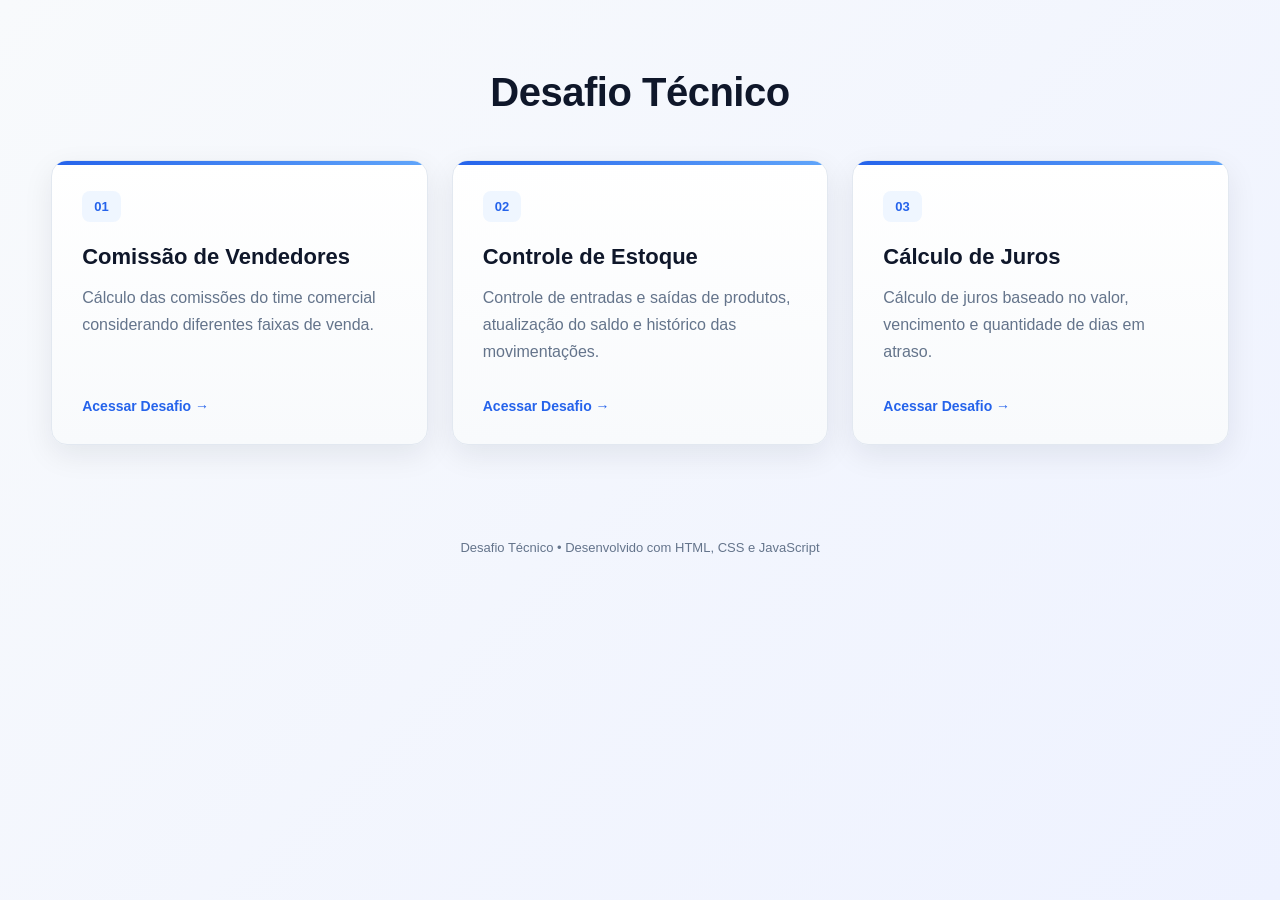
<file: index.html>
<!DOCTYPE html>
<html lang="pt-BR">

<head>
    <meta charset="UTF-8">
    <meta name="viewport" content="width=device-width, initial-scale=1.0">

    <title>Desafio Técnico</title>

    <link rel="stylesheet" href="style.css">
</head>

<body>

    <main class="container">

        <header class="home-header">
            <h1>Desafio Técnico</h1>
        </header>

        <section class="cards">

            <a href="comissoes.html" class="card-link">

                <article class="menu-card">

                    <div class="card-numero">
                        01
                    </div>

                    <h2>
                        Comissão de Vendedores
                    </h2>

                    <p>
                        Cálculo das comissões do time comercial
                        considerando diferentes faixas de venda.
                    </p>

                    <span class="card-acao">
                        Acessar Desafio →
                    </span>

                </article>

            </a>


            <a href="estoque.html" class="card-link">

                <article class="menu-card">

                    <div class="card-numero">
                        02
                    </div>

                    <h2>
                        Controle de Estoque
                    </h2>

                    <p>
                        Controle de entradas e saídas de produtos,
                        atualização do saldo e histórico das movimentações.
                    </p>

                    <span class="card-acao">
                        Acessar Desafio →
                    </span>

                </article>

            </a>


            <a href="juros.html" class="card-link">

                <article class="menu-card">

                    <div class="card-numero">
                        03
                    </div>

                    <h2>
                        Cálculo de Juros
                    </h2>

                    <p>
                        Cálculo de juros baseado no valor,
                        vencimento e quantidade de dias em atraso.
                    </p>

                    <span class="card-acao">
                        Acessar Desafio →
                    </span>

                </article>

            </a>

        </section>

    </main>
    <footer class="footer">
        Desafio Técnico • Desenvolvido com HTML, CSS e JavaScript
    </footer>
</body>

</html>
</file>
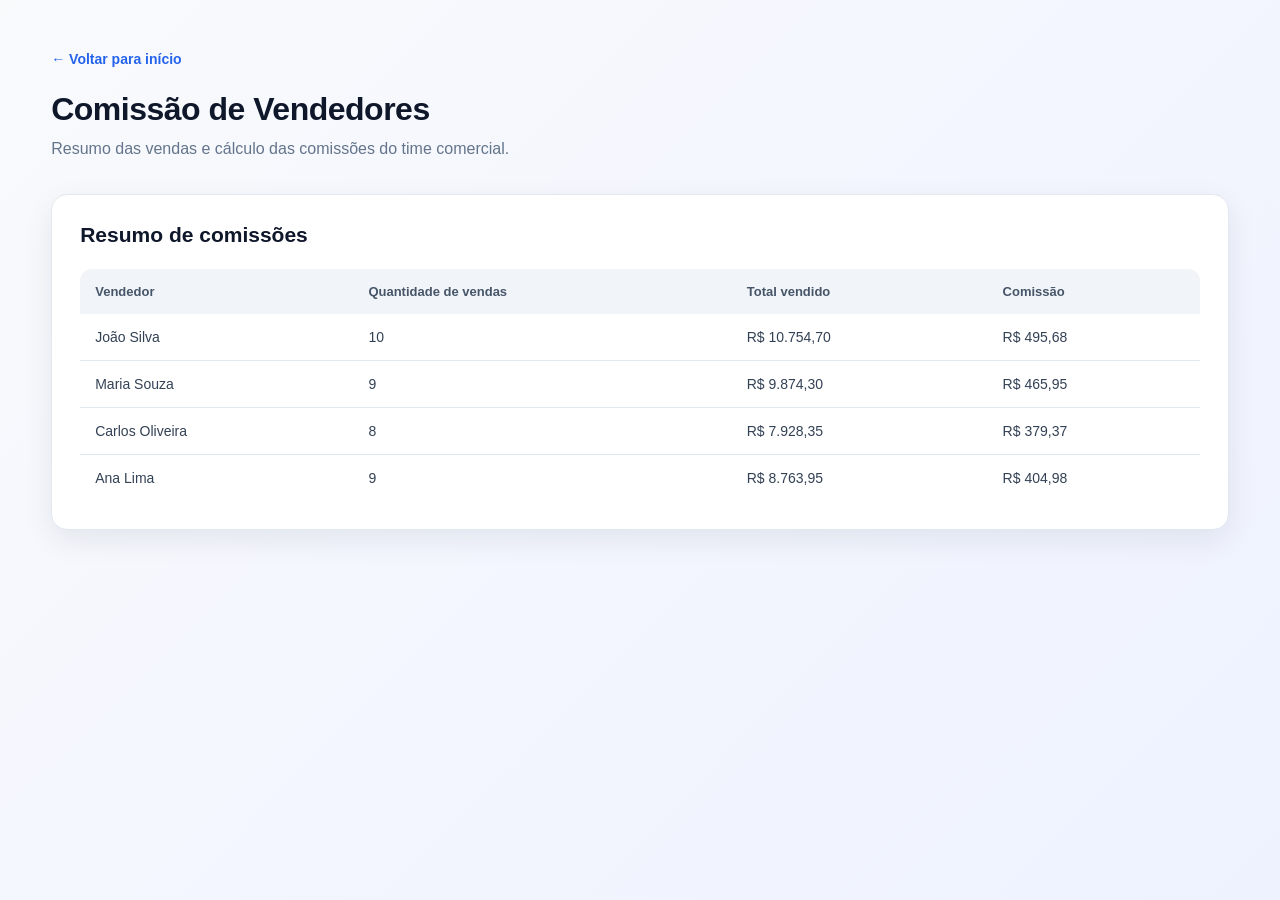
<file: comissoes.html>
<!DOCTYPE html>
<html lang="pt-BR">

<head>
    <meta charset="UTF-8">
    <meta name="viewport" content="width=device-width, initial-scale=1.0">

    <title>Comissão de Vendedores</title>

    <link rel="stylesheet" href="style.css">
</head>

<body>


    <main class="container">

        <a href="index.html" class="voltar">
            ← Voltar para início
        </a>

        <header>

            <h1>
                Comissão de Vendedores
            </h1>

            <p>
                Resumo das vendas e cálculo das comissões
                do time comercial.
            </p>

        </header>

        <section class="card">

            <h2>
                Resumo de comissões
            </h2>

            <div class="tabela-container">

                <table>
                    <thead>
                        <tr>
                            <th>Vendedor</th>
                            <th>Quantidade de vendas</th>
                            <th>Total vendido</th>
                            <th>Comissão</th>
                        </tr>
                    </thead>

                    <tbody id="resultado">
                    </tbody>
                </table>

            </div>

        </section>

        <script src="script.js"></script>

</body>

</html>
</file>
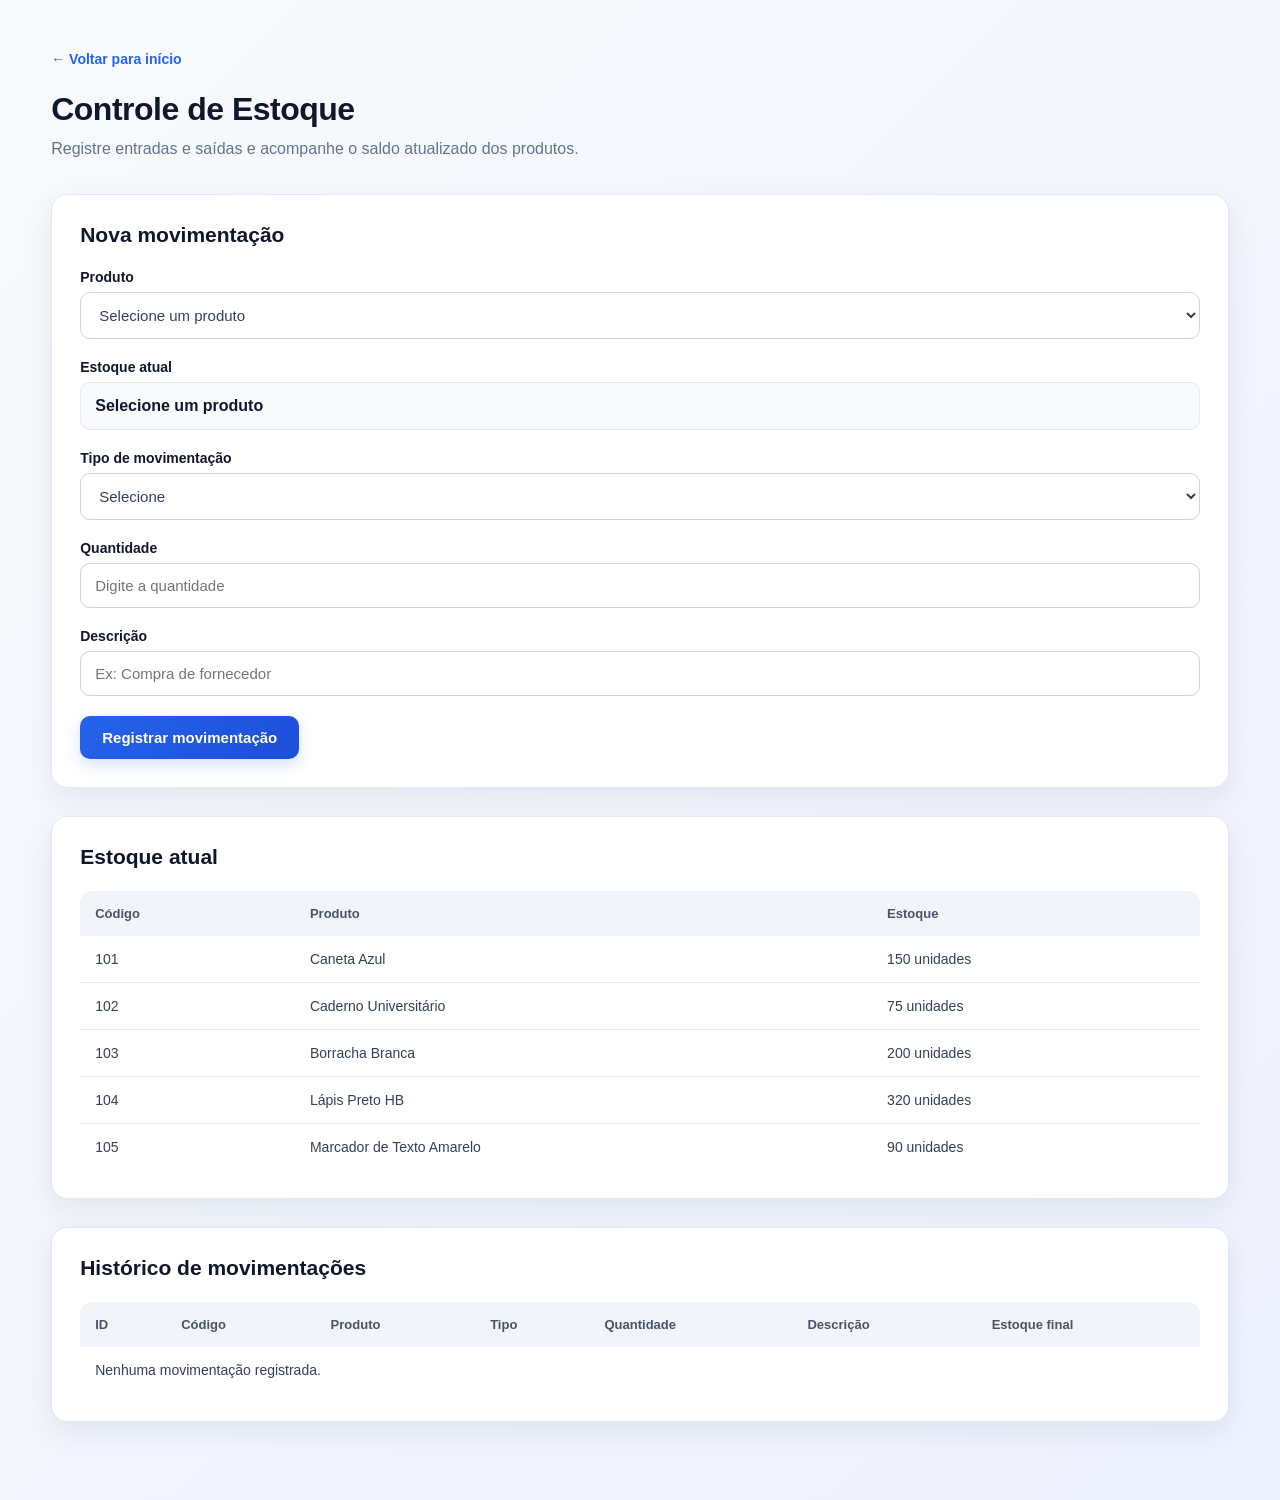
<file: estoque.html>
<!DOCTYPE html>
<html lang="pt-BR">

<head>
    <meta charset="UTF-8">
    <meta name="viewport" content="width=device-width, initial-scale=1.0">

    <title>Controle de Estoque</title>

    <link rel="stylesheet" href="style.css">
</head>

<body>

    <main class="container">

        <a href="index.html" class="voltar">
            ← Voltar para início
        </a>

        <header>
            <h1>Controle de Estoque</h1>

            <p>
                Registre entradas e saídas e acompanhe
                o saldo atualizado dos produtos.
            </p>
        </header>

        <section class="card">

            <h2>Nova movimentação</h2>

            <form id="formMovimentacao" autocomplete="off">

                <div class="campo">
                    <label for="produto">Produto</label>

                    <select id="produto" required>
                        <option value="">Selecione um produto</option>
                    </select>
                </div>

                <div class="campo">
                    <label>Estoque atual</label>

                    <div id="estoqueAtual" class="estoque-atual">
                        Selecione um produto
                    </div>
                </div>

                <div class="campo">
                    <label for="tipo">Tipo de movimentação</label>

                    <select id="tipo" required>
                        <option value="">Selecione</option>
                        <option value="entrada">Entrada</option>
                        <option value="saida">Saída</option>
                    </select>
                </div>

                <div class="campo">
                    <label for="quantidade">Quantidade</label>

                    <input
                        type="number"
                        id="quantidade"
                        min="1"
                        step="1"
                        placeholder="Digite a quantidade"
                        required
                    >
                </div>

                <div class="campo">
                    <label for="descricao">Descrição</label>

                    <input
                        type="text"
                        id="descricao"
                        placeholder="Ex: Compra de fornecedor"
                        required
                    >
                </div>

                <button type="submit">
                    Registrar movimentação
                </button>

            </form>

            <!-- Mensagens de sucesso ou erro -->
            <div id="mensagem"></div>

        </section>


        <section class="card">

            <h2>Estoque atual</h2>

            <div class="tabela-container">

                <table>
                    <thead>
                        <tr>
                            <th>Código</th>
                            <th>Produto</th>
                            <th>Estoque</th>
                        </tr>
                    </thead>

                    <tbody id="tabelaEstoque"></tbody>
                </table>

            </div>

        </section>


        <section class="card">

            <h2>Histórico de movimentações</h2>

            <div class="tabela-container">

                <table>
                    <thead>
                        <tr>
                            <th>ID</th>
                            <th>Código</th>
                            <th>Produto</th>
                            <th>Tipo</th>
                            <th>Quantidade</th>
                            <th>Descrição</th>
                            <th>Estoque final</th>
                        </tr>
                    </thead>

                    <tbody id="historicoMovimentacoes"></tbody>
                </table>

            </div>

        </section>

    </main>

    <script src="estoque.js"></script>

</body>

</html>
</file>
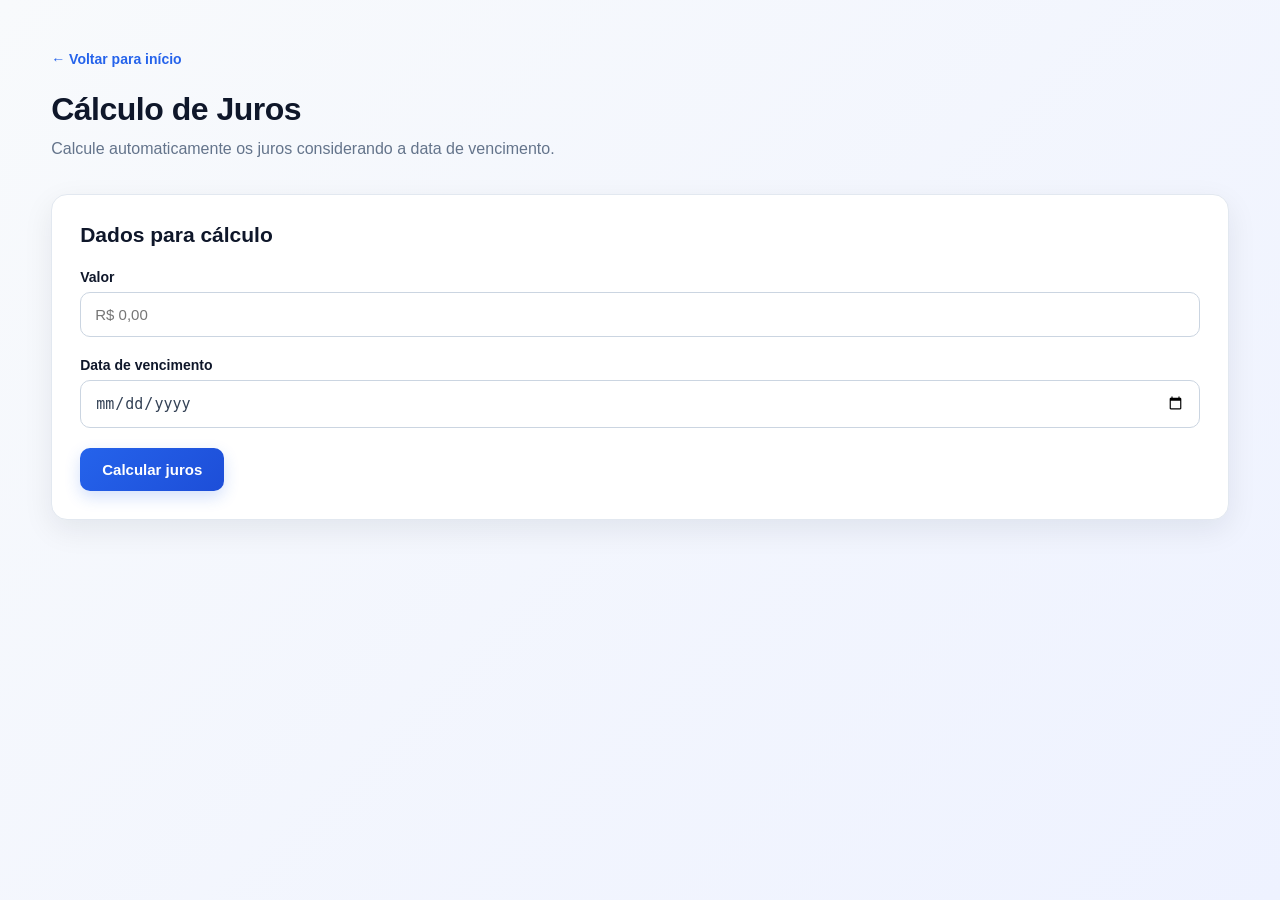
<file: juros.html>
<!DOCTYPE html>
<html lang="pt-BR">

<head>
    <meta charset="UTF-8">
    <meta name="viewport" content="width=device-width, initial-scale=1.0">

    <title>Cálculo de Juros</title>

    <link rel="stylesheet" href="style.css">
</head>

<body>


    <main class="container">

        <a href="index.html" class="voltar">
            ← Voltar para início
        </a>

        <header>

            <h1>
                Cálculo de Juros
            </h1>

            <p>
                Calcule automaticamente os juros
                considerando a data de vencimento.
            </p>

        </header>

        <section class="card">

            <h2>
                Dados para cálculo
            </h2>

            <form id="formJuros">

                <div class="campo">
                    <label for="valor">Valor</label>

                    <input type="text" id="valor" placeholder="R$ 0,00" inputmode="numeric" required>
                </div>

                <div class="campo">
                    <label for="vencimento">Data de vencimento</label>

                    <input type="date" id="vencimento" required>
                </div>

                <button type="submit">
                    Calcular juros
                </button>

            </form>

        </section>

        <section class="card" id="resultadoJuros" style="display: none;">

            <h2>
                Resultado
            </h2>

            <div class="resultado-item">
                <strong>Valor original:</strong>
                <span id="valorOriginal"></span>
            </div>

            <div class="resultado-item">
                <strong>Data de vencimento:</strong>
                <span id="dataVencimento"></span>
            </div>

            <div class="resultado-item">
                <strong>Dias em atraso:</strong>
                <span id="diasAtraso"></span>
            </div>

            <div class="resultado-item">
                <strong>Juros:</strong>
                <span id="valorJuros"></span>
            </div>

            <div class="resultado-item">
                <strong>Valor atualizado:</strong>
                <span id="valorAtualizado"></span>
            </div>

        </section>

    </main>

    <script src="juros.js"></script>

</body>

</html>
</file>
<file: style.css>
/* =========================
   RESET E CONFIGURAÇÕES
========================= */

* {
    margin: 0;
    padding: 0;
    box-sizing: border-box;
}

:root {
    --cor-primaria: #2563eb;
    --cor-primaria-hover: #1d4ed8;

    --cor-secundaria: #0f172a;
    --cor-texto: #334155;
    --cor-texto-suave: #64748b;

    --cor-fundo: #f1f5f9;
    --cor-card: #ffffff;
    --cor-borda: #e2e8f0;

    --cor-sucesso: #16a34a;
    --cor-sucesso-fundo: #dcfce7;

    --cor-erro: #dc2626;
    --cor-erro-fundo: #fee2e2;

    --sombra:
        0 10px 30px rgba(15, 23, 42, 0.08);

    --raio: 16px;
}


body {
    min-height: 100vh;

    font-family:
        Inter,
        -apple-system,
        BlinkMacSystemFont,
        "Segoe UI",
        Roboto,
        Arial,
        sans-serif;

    background:
        linear-gradient(
            135deg,
            #f8fafc 0%,
            #eef2ff 100%
        );

    color: var(--cor-texto);
}


/* =========================
   CONTAINER
========================= */

.container {
    width: 92%;
    max-width: 1180px;

    margin: 0 auto;
    padding: 50px 0;
}


/* =========================
   CABEÇALHOS
========================= */

header {
    margin-bottom: 32px;
}

header h1 {
    margin-bottom: 8px;

    color: var(--cor-secundaria);

    font-size: 32px;
    font-weight: 700;
    letter-spacing: -0.5px;
}

header p {
    color: var(--cor-texto-suave);

    font-size: 16px;
    line-height: 1.6;
}


/* =========================
   BOTÃO VOLTAR
========================= */

.voltar {
    display: inline-flex;
    align-items: center;
    gap: 6px;

    margin-bottom: 24px;

    color: var(--cor-primaria);

    text-decoration: none;

    font-size: 14px;
    font-weight: 600;

    transition: 0.2s ease;
}

.voltar:hover {
    color: var(--cor-primaria-hover);

    transform: translateX(-3px);
}


/* =========================
   CARDS
========================= */

.card {
    margin-bottom: 28px;

    padding: 28px;

    background: var(--cor-card);

    border: 1px solid var(--cor-borda);
    border-radius: var(--raio);

    box-shadow: var(--sombra);
}

.card h2 {
    margin-bottom: 22px;

    color: var(--cor-secundaria);

    font-size: 21px;
}


/* =========================
   FORMULÁRIOS
========================= */

.campo {
    margin-bottom: 20px;
}

.campo label {
    display: block;

    margin-bottom: 7px;

    color: var(--cor-secundaria);

    font-size: 14px;
    font-weight: 600;
}

input,
select {
    width: 100%;

    padding: 13px 14px;

    background: #ffffff;

    border: 1px solid #cbd5e1;
    border-radius: 10px;

    color: var(--cor-texto);

    font-size: 15px;

    outline: none;

    transition:
        border-color 0.2s ease,
        box-shadow 0.2s ease;
}

input:focus,
select:focus {
    border-color: var(--cor-primaria);

    box-shadow:
        0 0 0 3px rgba(37, 99, 235, 0.12);
}


/* =========================
   BOTÕES
========================= */

button {
    display: inline-flex;
    justify-content: center;
    align-items: center;

    padding: 13px 22px;

    background:
        linear-gradient(
            135deg,
            #2563eb,
            #1d4ed8
        );

    border: none;
    border-radius: 10px;

    color: white;

    font-size: 15px;
    font-weight: 600;

    cursor: pointer;

    box-shadow:
        0 6px 16px rgba(37, 99, 235, 0.2);

    transition: 0.2s ease;
}

button:hover {
    transform: translateY(-2px);

    box-shadow:
        0 8px 20px rgba(37, 99, 235, 0.28);
}


/* =========================
   TABELAS
========================= */

.tabela-container {
    width: 100%;

    overflow-x: auto;

    border-radius: 12px;
}

table {
    width: 100%;

    border-collapse: collapse;

    background-color: #ffffff;
}

thead {
    background-color: #f1f5f9;
}

th {
    padding: 15px;

    color: #475569;

    text-align: left;

    font-size: 13px;
    font-weight: 700;
}

td {
    padding: 15px;

    border-bottom: 1px solid #e2e8f0;

    font-size: 14px;
}

tbody tr {
    transition: background-color 0.2s ease;
}

tbody tr:hover {
    background-color: #f8fafc;
}

tbody tr:last-child td {
    border-bottom: none;
}


/* =========================
   ESTOQUE
========================= */

.estoque-atual {
    padding: 14px;

    background-color: #f8fafc;

    border: 1px solid var(--cor-borda);
    border-radius: 10px;

    color: var(--cor-secundaria);

    font-size: 16px;
    font-weight: 700;
}


/* =========================
   MENSAGENS
========================= */

.sucesso,
.erro {
    margin-top: 20px;

    padding: 14px 16px;

    border-radius: 10px;

    font-size: 14px;
    font-weight: 600;
}

.sucesso {
    background: var(--cor-sucesso-fundo);
    color: var(--cor-sucesso);
}

.erro {
    background: var(--cor-erro-fundo);
    color: var(--cor-erro);
}


/* =========================
   RESULTADO JUROS
========================= */

.resultado-item {
    display: flex;
    justify-content: space-between;
    gap: 20px;

    padding: 15px 0;

    border-bottom: 1px solid var(--cor-borda);
}

.resultado-item:last-child {
    border-bottom: none;

    color: var(--cor-primaria);

    font-size: 18px;
}


/* =========================
   INDEX - HOME
========================= */

.home-header {
    max-width: 700px;

    margin: 20px auto 45px;

    text-align: center;
}

.home-header .tag {
    display: inline-block;

    margin-bottom: 14px;

    padding: 7px 13px;

    background: #dbeafe;

    border-radius: 999px;

    color: var(--cor-primaria);

    font-size: 13px;
    font-weight: 700;
}

.home-header h1 {
    margin-bottom: 12px;

    font-size: 40px;
}

.home-header p {
    font-size: 17px;
}


/* =========================
   CARDS DA HOME
========================= */

.cards {
    display: grid;

    grid-template-columns:
        repeat(3, 1fr);

    gap: 24px;
}

.card-link {
    color: inherit;
    text-decoration: none;
}

.menu-card {
    position: relative;

    display: flex;
    flex-direction: column;

    min-height: 285px;

    padding: 30px;

    background:
        linear-gradient(
            180deg,
            #ffffff 0%,
            #f8fafc 100%
        );

    border: 1px solid var(--cor-borda);
    border-radius: var(--raio);

    box-shadow: var(--sombra);

    overflow: hidden;

    transition:
        transform 0.25s ease,
        box-shadow 0.25s ease,
        border-color 0.25s ease;
}

.menu-card::before {
    content: "";

    position: absolute;

    top: 0;
    left: 0;

    width: 100%;
    height: 4px;

    background:
        linear-gradient(
            90deg,
            #2563eb,
            #60a5fa
        );
}

.menu-card:hover {
    transform: translateY(-7px);

    border-color: #93c5fd;

    box-shadow:
        0 20px 35px rgba(15, 23, 42, 0.12);
}

.card-numero {
    display: inline-flex;

    width: fit-content;

    margin-bottom: 22px;

    padding: 8px 12px;

    background: #eff6ff;

    border-radius: 8px;

    color: var(--cor-primaria);

    font-size: 13px;
    font-weight: 700;
}

.menu-card h2 {
    margin-bottom: 14px;

    color: var(--cor-secundaria);

    font-size: 22px;
}

.menu-card p {
    margin-bottom: 28px;

    color: var(--cor-texto-suave);

    line-height: 1.7;

    flex-grow: 1;
}

.card-acao {
    color: var(--cor-primaria);

    font-size: 14px;
    font-weight: 700;
}


/* =========================
   RODAPÉ
========================= */

.footer {
    margin-top: 45px;

    color: var(--cor-texto-suave);

    text-align: center;

    font-size: 13px;
}


/* =========================
   RESPONSIVIDADE
========================= */

@media (max-width: 900px) {

    .cards {
        grid-template-columns: 1fr;
    }

    .menu-card {
        min-height: auto;
    }

}


@media (max-width: 600px) {

    .container {
        width: 94%;

        padding: 28px 0;
    }

    header h1,
    .home-header h1 {
        font-size: 28px;
    }

    .card {
        padding: 20px;
    }

    .resultado-item {
        flex-direction: column;
        gap: 5px;
    }

    th,
    td {
        padding: 12px;

        font-size: 13px;
    }

}

.sem-estoque {
    display: inline-block;

    padding: 5px 10px;

    background-color: #fee2e2;

    color: #dc2626;

    border-radius: 20px;

    font-size: 13px;
    font-weight: 600;
}


.estoque-zero {
    background-color: #fee2e2;

    color: #dc2626;

    border-color: #fecaca;
}
</file>
